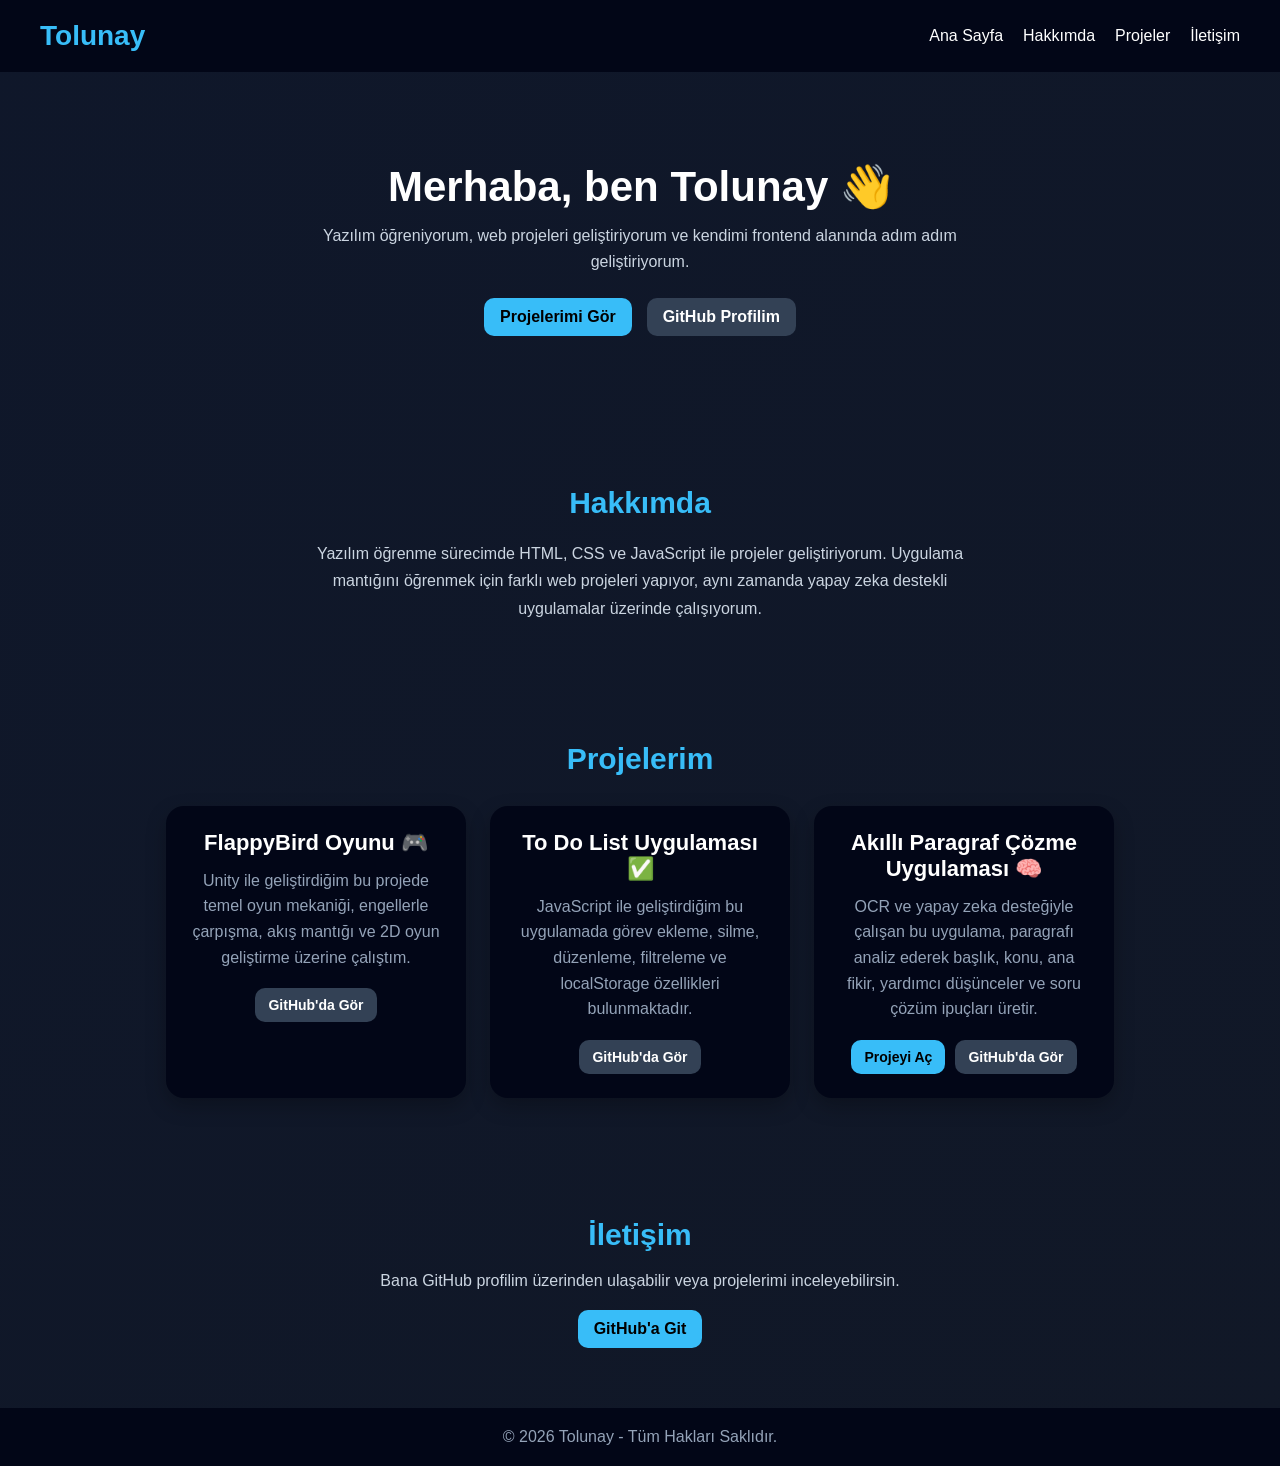
<file: index.html>
<!DOCTYPE html>
<html lang="tr">
<head>
  <meta charset="UTF-8">
  <meta name="viewport" content="width=device-width, initial-scale=1.0">
  <title>Tolunay | Portfolyo</title>
  <link rel="stylesheet" href="style.css">
</head>
<body>

  <nav>
    <h2 class="logo">Tolunay</h2>
    <ul>
      <li><a href="#home">Ana Sayfa</a></li>
      <li><a href="#about">Hakkımda</a></li>
      <li><a href="#projects">Projeler</a></li>
      <li><a href="#contact">İletişim</a></li>
    </ul>
  </nav>

  <section class="hero" id="home">
    <h1>Merhaba, ben Tolunay 👋</h1>
    <p>
      Yazılım öğreniyorum, web projeleri geliştiriyorum ve kendimi
      frontend alanında adım adım geliştiriyorum.
    </p>

    <div class="hero-buttons">
      <a href="#projects" class="btn">Projelerimi Gör</a>
      <a href="https://github.com/Tolumaster" class="btn secondary-btn" target="_blank">GitHub Profilim</a>
    </div>
  </section>

  <section class="about" id="about">
    <h2>Hakkımda</h2>
    <p>
      Yazılım öğrenme sürecimde HTML, CSS ve JavaScript ile projeler geliştiriyorum.
      Uygulama mantığını öğrenmek için farklı web projeleri yapıyor, aynı zamanda
      yapay zeka destekli uygulamalar üzerinde çalışıyorum.
    </p>
  </section>

  <section id="projects">
    <h2>Projelerim</h2>

    <div class="cards">
      <div class="card">
        <h3>FlappyBird Oyunu 🎮</h3>
        <p>
          Unity ile geliştirdiğim bu projede temel oyun mekaniği, engellerle çarpışma,
          akış mantığı ve 2D oyun geliştirme üzerine çalıştım.
        </p>
        <div class="card-buttons">
          <a href="https://github.com/Tolumaster/FlappyBird" class="btn small-btn secondary-btn" target="_blank">
            GitHub'da Gör
          </a>
        </div>
      </div>

      <div class="card">
        <h3>To Do List Uygulaması ✅</h3>
        <p>
          JavaScript ile geliştirdiğim bu uygulamada görev ekleme, silme, düzenleme,
          filtreleme ve localStorage özellikleri bulunmaktadır.
        </p>
        <div class="card-buttons">
          <a href="https://github.com/Tolumaster/ToDoApp" class="btn small-btn secondary-btn" target="_blank">
            GitHub'da Gör
          </a>
        </div>
      </div>

      <div class="card">
  <h3>Akıllı Paragraf Çözme Uygulaması 🧠</h3>
  <p>
    OCR ve yapay zeka desteğiyle çalışan bu uygulama, paragrafı analiz ederek
    başlık, konu, ana fikir, yardımcı düşünceler ve soru çözüm ipuçları üretir.
  </p>
  <div class="card-buttons">
    <a href="ParagraphApp/" class="btn small-btn" target="_blank">Projeyi Aç</a>
    <a href="https://github.com/Tolumaster/SmartNotesApp" class="btn small-btn secondary-btn" target="_blank">
      GitHub'da Gör
    </a>
  </div>
</div>
    </div>
  </section>

  <section class="contact" id="contact">
    <h2>İletişim</h2>
    <p>
      Bana GitHub profilim üzerinden ulaşabilir veya projelerimi inceleyebilirsin.
    </p>
    <a href="https://github.com/Tolumaster" class="btn" target="_blank">GitHub'a Git</a>
  </section>

  <footer>
    <p>© 2026 Tolunay - Tüm Hakları Saklıdır.</p>
  </footer>

</body>
</html>
</file>
<file: style.css>
* {
  margin: 0;
  padding: 0;
  box-sizing: border-box;
  font-family: Arial, sans-serif;
}

html {
  scroll-behavior: smooth;
}

body {
  background: linear-gradient(135deg, #0f172a, #111827);
  color: white;
}

/* NAVBAR */
nav {
  display: flex;
  justify-content: space-between;
  align-items: center;
  padding: 20px 40px;
  background: #020617;
  position: sticky;
  top: 0;
  z-index: 1000;
}

.logo {
  color: #38bdf8;
  font-size: 28px;
  font-weight: bold;
}

nav ul {
  display: flex;
  list-style: none;
  gap: 20px;
}

nav a {
  text-decoration: none;
  color: white;
  transition: 0.2s;
}

nav a:hover {
  color: #38bdf8;
}

/* HERO */
.hero {
  text-align: center;
  padding: 90px 20px;
}

.hero h1 {
  font-size: 42px;
  margin-bottom: 12px;
}

.hero p {
  color: #cbd5e1;
  margin-bottom: 24px;
  max-width: 700px;
  margin-left: auto;
  margin-right: auto;
  line-height: 1.6;
}

.hero-buttons {
  display: flex;
  justify-content: center;
  gap: 15px;
  flex-wrap: wrap;
}

/* ABOUT */
.about {
  text-align: center;
  padding: 60px 20px;
}

.about h2,
#projects h2,
.contact h2 {
  font-size: 30px;
  margin-bottom: 20px;
  color: #38bdf8;
}

.about p {
  max-width: 700px;
  margin: auto;
  color: #cbd5e1;
  line-height: 1.7;
}

/* PROJECTS */
#projects {
  padding: 60px 20px;
  text-align: center;
}

.cards {
  display: flex;
  flex-wrap: wrap;
  justify-content: center;
  gap: 24px;
  margin-top: 30px;
}

.card {
  background: #020617;
  padding: 24px;
  border-radius: 18px;
  width: 300px;
  transition: 0.3s;
  box-shadow: 0 8px 20px rgba(0, 0, 0, 0.25);
}

.card:hover {
  transform: translateY(-6px);
}

.card h3 {
  margin-bottom: 12px;
  font-size: 22px;
}

.card p {
  color: #94a3b8;
  margin-bottom: 18px;
  line-height: 1.6;
}

.card-buttons {
  display: flex;
  justify-content: center;
  gap: 10px;
  flex-wrap: wrap;
}

/* BUTTONS */
.btn {
  background: #38bdf8;
  color: black;
  padding: 10px 16px;
  border-radius: 10px;
  text-decoration: none;
  font-weight: bold;
  transition: 0.2s;
  display: inline-block;
}

.btn:hover {
  opacity: 0.85;
}

.secondary-btn {
  background: #334155;
  color: white;
}

.small-btn {
  padding: 9px 13px;
  font-size: 14px;
}

/* CONTACT */
.contact {
  text-align: center;
  padding: 60px 20px;
}

.contact p {
  color: #cbd5e1;
  margin-bottom: 20px;
}

/* FOOTER */
footer {
  text-align: center;
  padding: 20px;
  background: #020617;
  color: #94a3b8;
}

/* MOBILE */
@media (max-width: 768px) {
  nav {
    flex-direction: column;
    gap: 12px;
    padding: 18px 20px;
  }

  nav ul {
    flex-wrap: wrap;
    justify-content: center;
  }

  .hero h1 {
    font-size: 30px;
  }

  .cards {
    flex-direction: column;
    align-items: center;
  }

  .card {
    width: 100%;
    max-width: 340px;
  }
}
</file>
